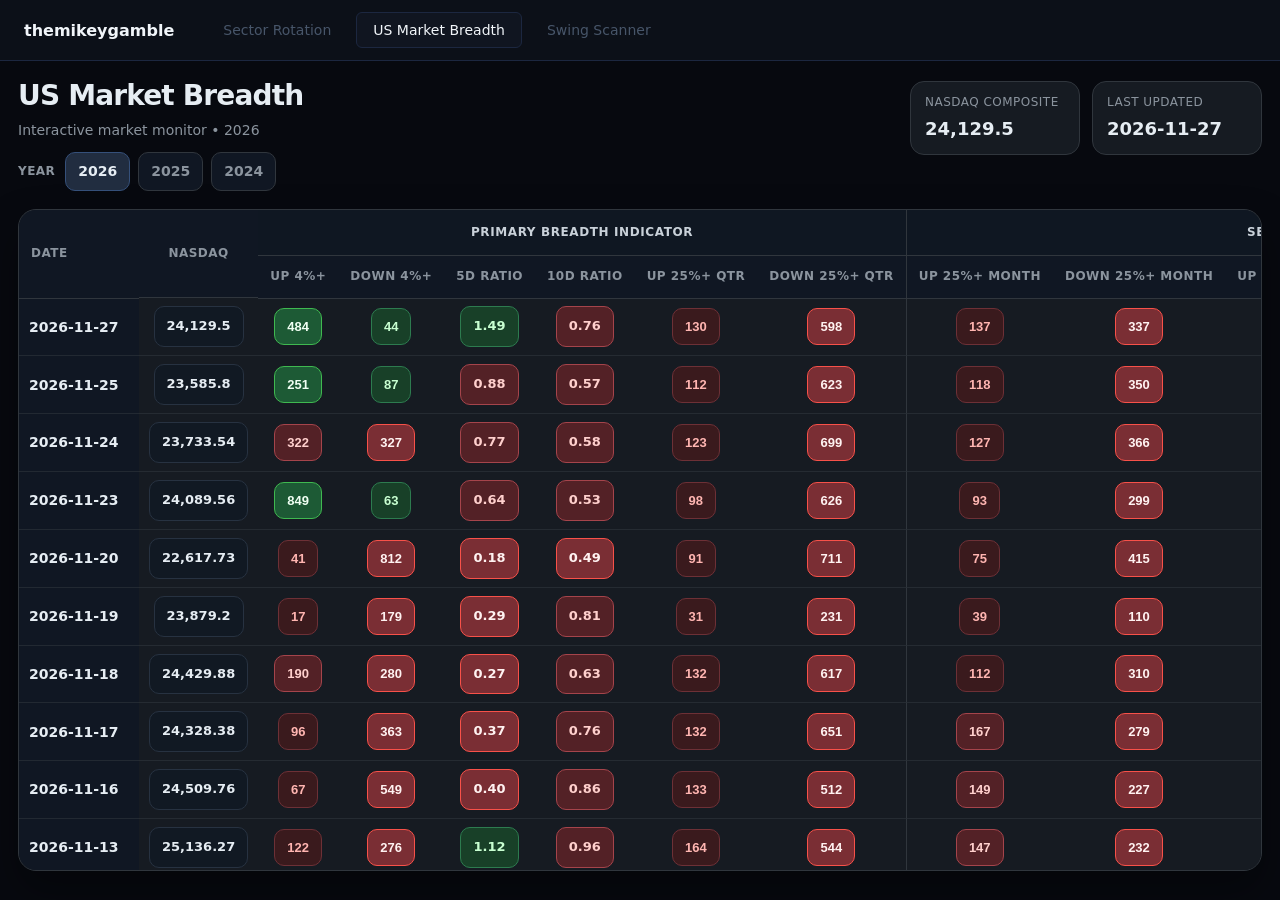
<file: breadth/index.html>
<!DOCTYPE html>
<html lang="en">
<head>
  <meta charset="UTF-8" />
  <meta name="viewport" content="width=device-width, initial-scale=1.0" />
  <title>US Market Breadth</title>
  <link rel="stylesheet" href="./styles.css" />
  <link rel="stylesheet" href="./grouping.css" />
</head>
<body>
  <header>
    <a href="../" class="site-name-link">themikeygamble</a>
    <nav>
      <a href="../sectors/">Sector Rotation</a>
      <a href="./" class="active">US Market Breadth</a>
      <a href="../swing/">Swing Scanner</a>
    </nav>
  </header>

  <div class="page">
    <section class="topbar">
      <div>
        <h1>US Market Breadth</h1>
        <p id="subhead">Interactive market monitor</p>

        <div class="year-toolbar">
          <span class="year-label">Year</span>
          <div id="yearTabs" class="year-tabs"></div>
        </div>
      </div>

      <div class="topbar-right">
        <div class="chip">
          <span>Nasdaq Composite</span>
          <strong id="nasdaqPrice">--</strong>
        </div>
        <div class="chip">
          <span>Last Updated</span>
          <strong id="lastUpdated">--</strong>
        </div>
      </div>
    </section>

    <main>
      <section class="card">
        <div class="table-wrap">
          <table id="breadthTable">
            <thead>
              <tr>
                <th rowspan="2">Date</th>
                <th rowspan="2">NASDAQ</th>
                <th colspan="6" class="group-header">Primary Breadth Indicator</th>
                <th colspan="6" class="group-header">Secondary Breadth Indicator</th>
              </tr>
              <tr>
                <th>Up 4%+</th>
                <th>Down 4%+</th>
                <th>5D Ratio</th>
                <th>10D Ratio</th>
                <th>Up 25%+ Qtr</th>
                <th>Down 25%+ Qtr</th>
                <th>Up 25%+ Month</th>
                <th>Down 25%+ Month</th>
                <th>Up 50%+ Month</th>
                <th>Down 50%+ Month</th>
                <th>Up 13%+ / 34D</th>
                <th>Down 13%+ / 34D</th>
              </tr>
            </thead>
            <tbody></tbody>
          </table>
        </div>
      </section>
    </main>
  </div>

  <div id="modal" class="modal hidden">
    <div class="modal-card">
      <div class="modal-head">
        <div>
          <h3 id="modalTitle">Matching Stocks</h3>
          <p id="modalMeta"></p>
        </div>
        <div class="modal-head-actions">
          <div class="view-tabs">
            <button id="listViewBtn" class="view-tab active" type="button">List</button>
            <button id="chartViewBtn" class="view-tab" type="button">Chart</button>
          </div>
          <div class="view-tabs">
            <button id="openSectorBreakdown" class="view-tab" type="button">Sector</button>
            <button id="openIndustryBreakdown" class="view-tab" type="button">Industry</button>
          </div>
          <button id="closeModal" class="close-btn" type="button">×</button>
        </div>
      </div>

      <div class="modal-toolbar">
        <input id="tickerSearch" type="text" placeholder="Filter tickers..." />
        <button id="copyBtn" class="secondary-btn" type="button">Copy list</button>
        <span id="modalCount" class="modal-count"></span>
      </div>

      <!-- List pane: default view -->
      <div id="listPane" class="modal-main-pane">
        <div id="stockListWrap" class="stock-list-wrap">
          <table id="stockListTable" class="stock-list-table">
            <thead>
              <tr>
                <th class="sl-rank">#</th>
                <th class="sl-ticker">Ticker</th>
                <th class="sl-name">Company Name</th>
                <th class="sl-sector">Sector</th>
                <th class="sl-industry">Industry</th>
                <th class="sl-vol">$ Volume</th>
                <th class="sl-adr">ADR%</th>
                <th class="sl-chg">Change%</th>
              </tr>
            </thead>
            <tbody id="stockListBody"></tbody>
          </table>
        </div>
      </div>

      <!-- Chart pane: accessed via Chart button -->
      <div id="chartViewPane" class="modal-main-pane hidden">
        <div class="modal-body">
          <div class="modal-left">
            <div id="tickerGrid" class="ticker-grid"></div>
            <div class="modal-nav">
              <button id="prevBtn" class="secondary-btn" type="button">← Prev</button>
              <button id="nextBtn" class="secondary-btn" type="button">Next →</button>
            </div>
          </div>

          <div class="modal-right">
            <div class="tv-chart-header">
              <div class="tv-chart-title">
                <span id="tvSymbol" class="tv-symbol"></span>
                <span id="tvPercent" class="tv-percent"></span>
                <span id="tvMeta" class="tv-meta"></span>
              </div>
              <div class="modal-pane-tabs">
                <button id="chartPaneBtn" class="pane-tab active" type="button">Chart</button>
                <button id="fundamentalsPaneBtn" class="pane-tab" type="button">Fundamental</button>
              </div>
            </div>
            <div id="chartPane" class="modal-pane">
              <div id="tvChartContainer"></div>
            </div>
            <div id="fundamentalsPane" class="modal-pane hidden">
              <div id="fundamentalsEmptyState" class="chart-empty compact-empty">Select a ticker to load fundamentals.</div>
              <div id="fundamentalsContent" class="hidden">
                <div class="fundamentals-summary">
                  <div class="summary-inline-card">
                    <span class="summary-kicker">Company</span>
                    <strong id="fundCompanyName">--</strong>
                    <p id="fundCompanyMeta" class="summary-note">--</p>
                  </div>
                  <div class="summary-inline-grid">
                    <div class="mini-stat">
                      <span class="summary-kicker">FY</span>
                      <strong id="fundLatestFiscalYear">--</strong>
                    </div>
                    <div class="mini-stat">
                      <span class="summary-kicker">Filed</span>
                      <strong id="fundLastFiled">--</strong>
                    </div>
                    <div class="mini-stat">
                      <span class="summary-kicker">Hits</span>
                      <strong id="fundBreadthHits">--</strong>
                    </div>
                  </div>
                </div>
                <div class="fundamentals-context-wrap">
                  <div id="fundBreadthContext" class="context-list compact-context"></div>
                </div>
                <div class="fundamentals-chart-sections">
                  <section class="metric-group compact-group">
                    <div class="section-head compact-head">
                      <div>
                        <h3>Income Statement</h3>
                      </div>
                    </div>
                    <div id="incomeCharts" class="chart-grid compact-grid"></div>
                  </section>
                  <section class="metric-group compact-group">
                    <div class="section-head compact-head">
                      <div>
                        <h3>Balance Sheet</h3>
                      </div>
                    </div>
                    <div id="balanceCharts" class="chart-grid compact-grid"></div>
                  </section>
                  <section class="metric-group compact-group">
                    <div class="section-head compact-head">
                      <div>
                        <h3>Margins</h3>
                      </div>
                    </div>
                    <div id="marginCharts" class="chart-grid compact-grid"></div>
                  </section>
                </div>
              </div>
            </div>
          </div>
        </div>
      </div>
    </div>
  </div>

  <div id="groupModal" class="modal hidden">
    <div class="modal-card group-modal-card">
      <div class="modal-head">
        <div>
          <h3 id="groupModalTitle">Sector Breakdown</h3>
          <p id="groupModalMeta"></p>
        </div>
        <button id="closeGroupModal" class="close-btn" type="button">×</button>
      </div>
      <div class="modal-toolbar">
        <span id="groupModalCount" class="modal-count"></span>
      </div>
      <div class="modal-main-pane">
        <div class="table-wrap group-table-wrap">
          <table class="group-table">
            <thead id="groupModalHead"></thead>
            <tbody id="groupModalBody"></tbody>
          </table>
        </div>
      </div>
    </div>
  </div>

  <div id="trendModal" class="modal hidden">
    <div class="modal-card trend-modal-card">
      <div class="modal-head">
        <div>
          <h3 id="trendTitle">Column Trend</h3>
          <p id="trendMeta"></p>
        </div>
        <button id="closeTrendModal" class="close-btn" type="button">×</button>
      </div>
      <div id="trendChartContainer"></div>
    </div>
  </div>

  <script src="./app.js"></script>
  <script src="./fundamentals.js"></script>
</body>
</html>
</file>
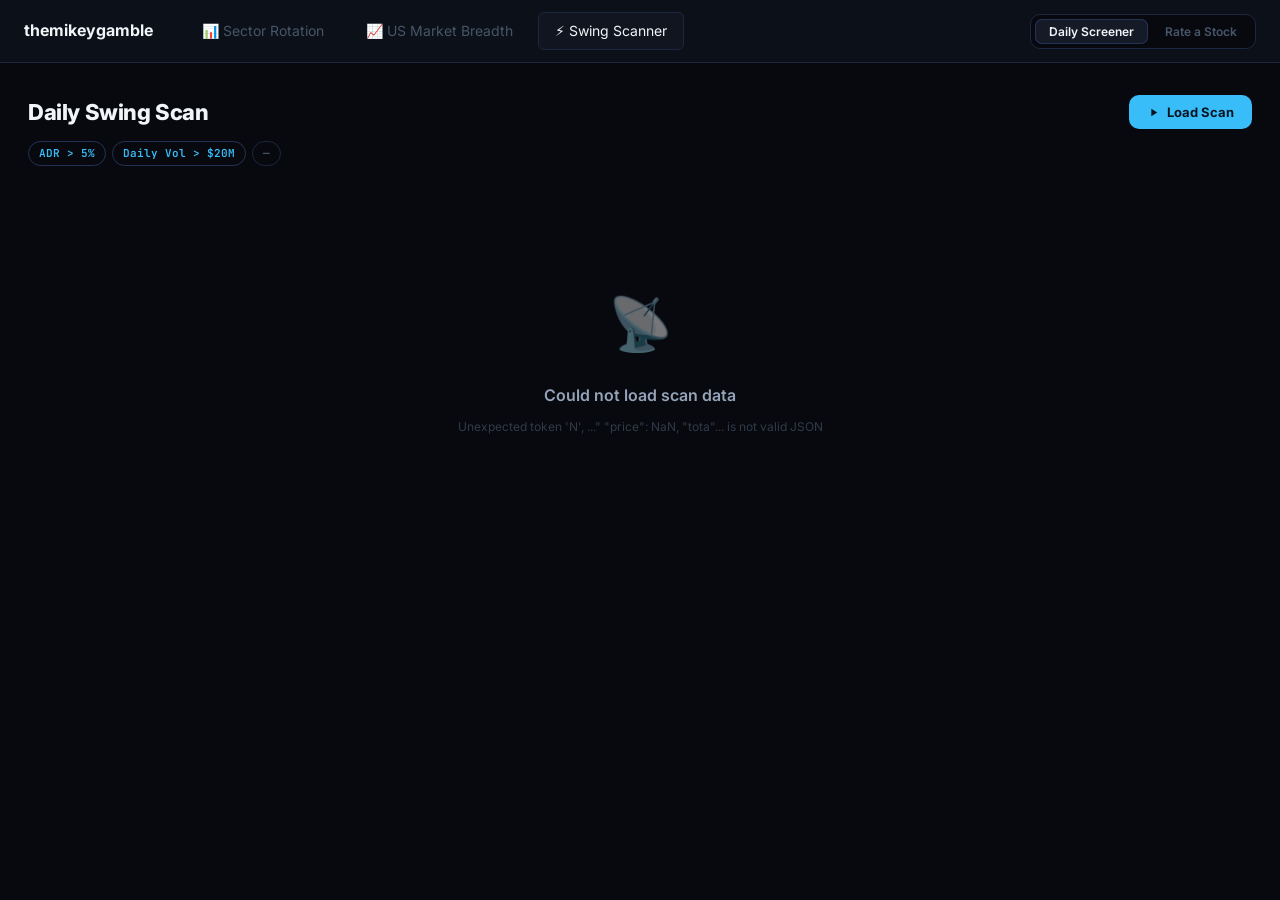
<file: swing/index.html>
<!DOCTYPE html>
<html lang="en">
<head>
  <meta charset="UTF-8" />
  <meta name="viewport" content="width=device-width, initial-scale=1.0" />
  <title>Swing Scanner</title>
  <link rel="preconnect" href="https://fonts.googleapis.com" />
  <link rel="preconnect" href="https://fonts.gstatic.com" crossorigin />
  <link href="https://fonts.googleapis.com/css2?family=Inter:wght@400;500;600;700;800&family=JetBrains+Mono:wght@400;500;600;700&display=swap" rel="stylesheet" />
  <link rel="stylesheet" href="./style.css" />
</head>
<body>

  <header>
    <a href="../" class="site-name-link">themikeygamble</a>
    <nav>
      <a href="../sectors/">📊 Sector Rotation</a>
      <a href="../breadth/">📈 US Market Breadth</a>
      <a href="./" class="active">⚡ Swing Scanner</a>
    </nav>
    <div class="header-tabs">
      <button class="tab-btn active" data-tab="screener">Daily Screener</button>
      <button class="tab-btn"        data-tab="rater">Rate a Stock</button>
    </div>
  </header>

  <main>

    <!-- ════ SCREENER ════ -->
    <section id="screener-tab" class="tab-panel active">
      <div class="panel-header">
        <div class="panel-info">
          <h2>Daily Swing Scan</h2>
          <div class="filter-badges">
            <span class="fbadge">ADR &gt; 5%</span>
            <span class="fbadge">Daily Vol &gt; $20M</span>
            <span class="fbadge date-badge" id="viewing-date">—</span>
          </div>
        </div>
        <div class="panel-controls">
          <select id="date-select" class="date-select hidden"><option value="">Loading...</option></select>
          <button id="scan-btn" class="btn btn-primary">
            <svg width="13" height="13" viewBox="0 0 24 24" fill="currentColor"><path d="M8 5v14l11-7z"/></svg>
            Load Scan
          </button>
        </div>
      </div>

      <div id="screener-status" class="status-bar hidden">
        <div class="status-inner">
          <div class="status-track"><div class="status-fill" id="status-fill"></div></div>
          <span id="status-text">Loading...</span>
        </div>
      </div>

      <div id="screener-results" class="hidden">
        <div class="results-meta">
          <span id="result-count" class="meta-text"></span>
          <div class="sort-row">
            <label for="sort-select">Sort by</label>
            <select id="sort-select">
              <option value="score">Score</option>
              <option value="prior_move">Prior Move</option>
              <option value="consolidation">Consolidation</option>
              <option value="ma_surf">MA Surf</option>
              <option value="br_ready">Breakout Readiness</option>
              <option value="vol_sig">Volume Signature</option>
              <option value="rel_str">Relative Strength</option>
              <option value="adr">ADR%</option>
              <option value="dolvol">Dollar Volume</option>
            </select>
          </div>
        </div>
        <div class="table-wrap">
          <table>
            <thead>
              <tr>
                <th>#</th>
                <th>Ticker</th>
                <th>Price</th>
                <th>Score</th>
                <th>Grade</th>
                <th>ADR%</th>
                <th>DolVol</th>
                <th>Prior Move<span class="th-max">/25</span></th>
                <th>Consolidation<span class="th-max">/20</span></th>
                <th>MA Surf<span class="th-max">/15</span></th>
                <th>BR Ready<span class="th-max">/15</span></th>
                <th>Volume<span class="th-max">/15</span></th>
                <th>RS<span class="th-max">/10</span></th>
                <th></th>
              </tr>
            </thead>
            <tbody id="screener-body"></tbody>
          </table>
        </div>
      </div>

      <div id="screener-empty" class="empty-state">
        <div class="empty-icon">📡</div>
        <p class="empty-title">No scan data yet</p>
        <p class="empty-sub">Filters: ADR &gt; 5% &amp; Daily Dollar Volume &gt; $20M</p>
      </div>
    </section>

    <!-- ════ RATER ════ -->
    <section id="rater-tab" class="tab-panel hidden">
      <div class="panel-header">
        <div class="panel-info">
          <h2>Rate a Stock</h2>
          <p class="panel-desc">Breakout analysis — Prior Move · Consolidation · MA Surf · Readiness · Volume · RS</p>
        </div>
      </div>

      <div class="rater-input-card">
        <div class="ticker-row">
          <input id="ticker-input" type="text" placeholder="Enter ticker — e.g. NVDA"
                 autocomplete="off" autocapitalize="characters" spellcheck="false" maxlength="10" />
          <button id="analyze-btn" class="btn btn-primary">Analyze</button>
        </div>
        <div class="quick-picks">
          <span class="qp-label">Quick:</span>
          <button class="qp-btn" data-ticker="NVDA">NVDA</button>
          <button class="qp-btn" data-ticker="TSLA">TSLA</button>
          <button class="qp-btn" data-ticker="PLTR">PLTR</button>
          <button class="qp-btn" data-ticker="MSTR">MSTR</button>
          <button class="qp-btn" data-ticker="COIN">COIN</button>
          <button class="qp-btn" data-ticker="AMD">AMD</button>
          <button class="qp-btn" data-ticker="CRWD">CRWD</button>
        </div>
      </div>

      <div id="rater-loading" class="loading-state hidden">
        <div class="spinner"></div>
        <p>Analyzing <strong id="loading-ticker"></strong>...</p>
      </div>

      <div id="rater-error" class="error-banner hidden">
        <svg width="15" height="15" viewBox="0 0 24 24" fill="currentColor">
          <path d="M12 2C6.48 2 2 6.48 2 12s4.48 10 10 10 10-4.48 10-10S17.52 2 12 2zm1 15h-2v-2h2v2zm0-4h-2V7h2v6z"/>
        </svg>
        <span id="error-msg"></span>
      </div>

      <div id="rater-result" class="hidden"></div>
    </section>

  </main>

  <div id="modal" class="modal hidden" role="dialog" aria-modal="true">
    <div class="modal-backdrop"></div>
    <div class="modal-box">
      <button class="modal-close" aria-label="Close">
        <svg width="13" height="13" viewBox="0 0 24 24" fill="none" stroke="currentColor" stroke-width="2.5">
          <line x1="18" y1="6" x2="6" y2="18"/><line x1="6" y1="6" x2="18" y2="18"/>
        </svg>
      </button>
      <div id="modal-content"></div>
    </div>
  </div>

  <script src="./app.js"></script>
</body>
</html>
</file>
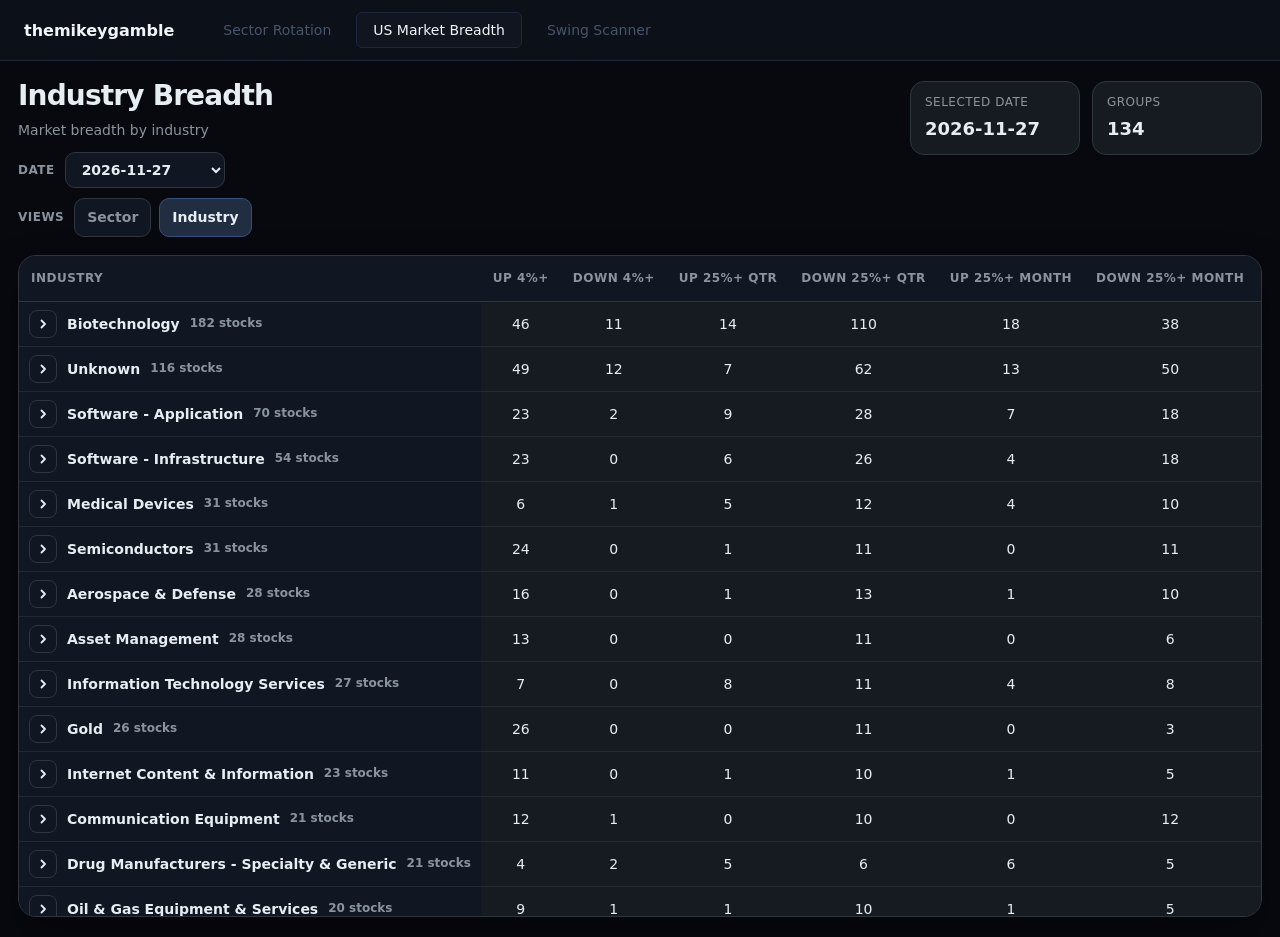
<file: breadth/industry/index.html>
<!DOCTYPE html>
<html lang="en">
<head>
  <meta charset="UTF-8" />
  <meta name="viewport" content="width=device-width, initial-scale=1.0" />
  <title>Industry Breadth</title>
  <link rel="stylesheet" href="../styles.css" />
  <link rel="stylesheet" href="../grouping.css" />
</head>
<body data-grouping="industry">
  <header>
    <a href="../../" class="site-name-link">themikeygamble</a>
    <nav>
      <a href="../../sectors/">Sector Rotation</a>
      <a href="../" class="active">US Market Breadth</a>
      <a href="../../swing/">Swing Scanner</a>
    </nav>
  </header>

  <div class="page">
    <section class="topbar">
      <div>
        <h1 id="pageTitle">Industry Breadth</h1>
        <p id="subhead">Market breadth by industry</p>

        <div class="year-toolbar">
          <span class="year-label">Date</span>
          <select id="dateSelect" class="date-select"></select>
        </div>

        <div class="view-toolbar">
          <span class="year-label">Views</span>
          <div class="year-tabs">
            <a class="year-btn" href="../sector/">Sector</a>
            <a class="year-btn active" href="./">Industry</a>
          </div>
        </div>
      </div>

      <div class="topbar-right">
        <div class="chip">
          <span>Selected Date</span>
          <strong id="selectedDate">--</strong>
        </div>
        <div class="chip">
          <span>Groups</span>
          <strong id="groupCount">--</strong>
        </div>
      </div>
    </section>

    <main>
      <section class="card">
        <div class="table-wrap">
          <table class="group-table">
            <thead id="groupTableHead"></thead>
            <tbody id="groupTableBody"></tbody>
          </table>
        </div>
      </section>
    </main>
  </div>

  <script src="../grouping.js"></script>
</body>
</html>
</file>
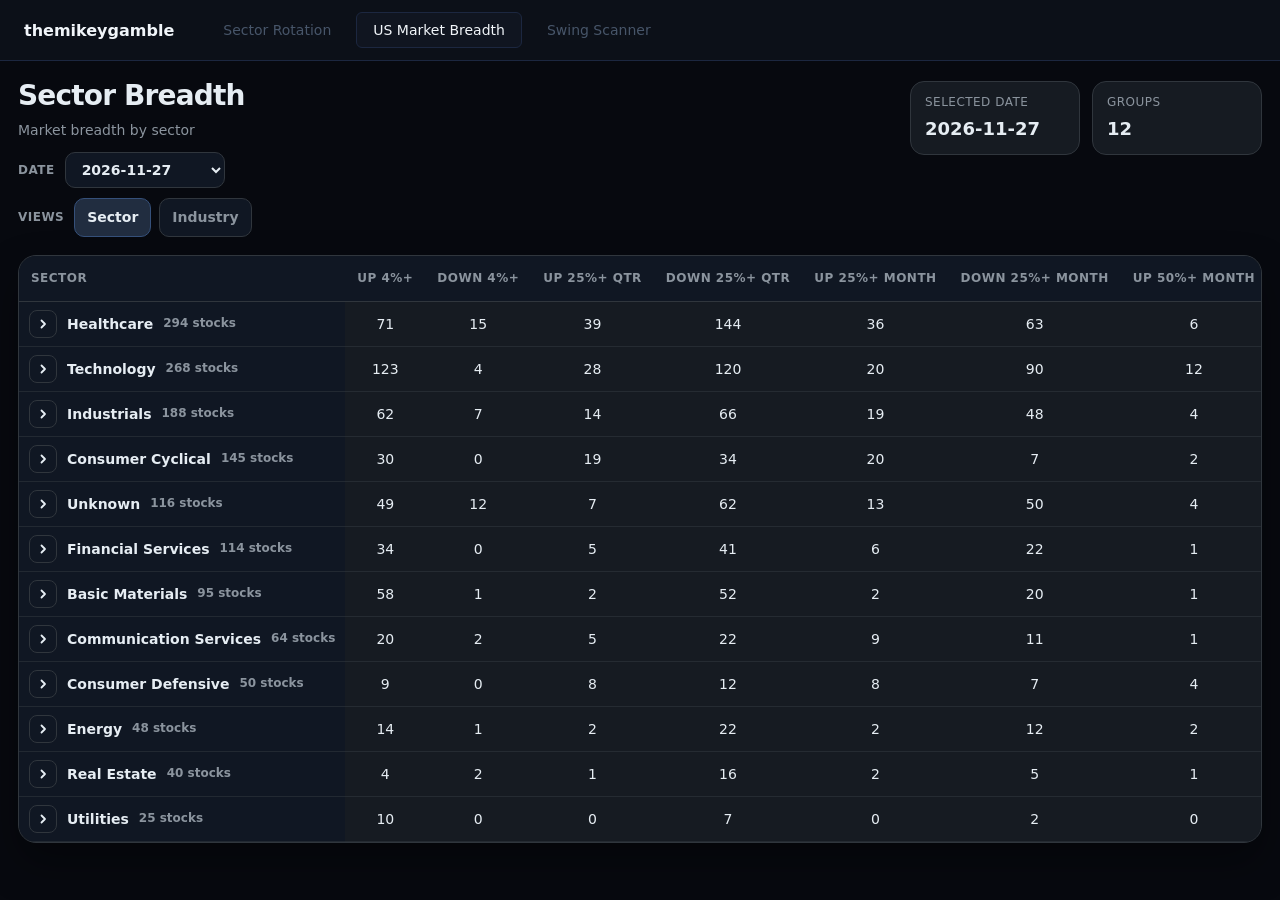
<file: breadth/sector/index.html>
<!DOCTYPE html>
<html lang="en">
<head>
  <meta charset="UTF-8" />
  <meta name="viewport" content="width=device-width, initial-scale=1.0" />
  <title>Sector Breadth</title>
  <link rel="stylesheet" href="../styles.css" />
  <link rel="stylesheet" href="../grouping.css" />
</head>
<body data-grouping="sector">
  <header>
    <a href="../../" class="site-name-link">themikeygamble</a>
    <nav>
      <a href="../../sectors/">Sector Rotation</a>
      <a href="../" class="active">US Market Breadth</a>
      <a href="../../swing/">Swing Scanner</a>
    </nav>
  </header>

  <div class="page">
    <section class="topbar">
      <div>
        <h1 id="pageTitle">Sector Breadth</h1>
        <p id="subhead">Market breadth by sector</p>

        <div class="year-toolbar">
          <span class="year-label">Date</span>
          <select id="dateSelect" class="date-select"></select>
        </div>

        <div class="view-toolbar">
          <span class="year-label">Views</span>
          <div class="year-tabs">
            <a class="year-btn active" href="./">Sector</a>
            <a class="year-btn" href="../industry/">Industry</a>
          </div>
        </div>
      </div>

      <div class="topbar-right">
        <div class="chip">
          <span>Selected Date</span>
          <strong id="selectedDate">--</strong>
        </div>
        <div class="chip">
          <span>Groups</span>
          <strong id="groupCount">--</strong>
        </div>
      </div>
    </section>

    <main>
      <section class="card">
        <div class="table-wrap">
          <table class="group-table">
            <thead id="groupTableHead"></thead>
            <tbody id="groupTableBody"></tbody>
          </table>
        </div>
      </section>
    </main>
  </div>

  <script src="../grouping.js"></script>
</body>
</html>
</file>
<file: breadth/styles.css>
*,
*::before,
*::after {
  box-sizing: border-box;
  margin: 0;
  padding: 0;
}

:root {
  --bg: #07090f;
  --panel: #161b22;
  --panel-2: #101723;
  --panel-3: #0f1722;
  --border: #30363d;
  --text: #e6edf3;
  --muted: #8b949e;
  --faint: #6e7681;
  --green-1: #163222;
  --green-2: #1f6f43;
  --green-3: #3fb950;
  --red-1: #35171a;
  --red-2: #7a2e34;
  --red-3: #f85149;
  --yellow-1: #332701;
  --yellow-2: #8b6a10;
  --yellow-3: #d29922;
  --blue-1: #0f2745;
  --blue-2: #1f4d86;
  --blue-3: #58a6ff;
  --shadow: 0 20px 40px rgba(0, 0, 0, 0.35);
}

html,
body {
  min-height: 100%;
  background: var(--bg);
  color: var(--text);
  font-family: Inter, system-ui, -apple-system, BlinkMacSystemFont, "Segoe UI", sans-serif;
  font-size: 14px;
}

body {
  line-height: 1.45;
}

header {
  display: flex;
  align-items: center;
  gap: 16px;
  padding: 12px 24px;
  background: #0c1018;
  border-bottom: 1px solid #1c2740;
  position: sticky;
  top: 0;
  z-index: 200;
}

.site-name-link {
  font-size: 16px;
  font-weight: 700;
  color: #f1f5f9;
  margin-right: 16px;
  text-decoration: none;
  white-space: nowrap;
  flex-shrink: 0;
}

.site-name-link:hover {
  color: #38bdf8;
  text-decoration: none;
}

nav {
  display: flex;
  gap: 8px;
  flex-wrap: wrap;
  flex: 1;
}

nav a {
  color: #475569;
  text-decoration: none;
  font-size: 14px;
  padding: 7px 16px;
  border-radius: 6px;
  border: 1px solid transparent;
  white-space: nowrap;
  transition: all 0.15s;
}

nav a:hover {
  color: #cbd5e1;
  border-color: #1c2740;
  background: #101520;
}

nav a.active {
  color: #f1f5f9;
  background: #101520;
  border-color: #1c2740;
}

.page {
  width: 100%;
  max-width: none;
  margin: 0;
  padding: 20px 18px;
}

.topbar {
  display: flex;
  justify-content: space-between;
  align-items: flex-start;
  gap: 18px;
  margin-bottom: 18px;
  flex-wrap: wrap;
}

.topbar h1 {
  font-size: 28px;
  line-height: 1.1;
  letter-spacing: -0.03em;
  margin-bottom: 8px;
}

#subhead {
  color: var(--muted);
  font-size: 14px;
}

.topbar-right {
  display: flex;
  gap: 12px;
  flex-wrap: wrap;
}

.chip {
  min-width: 170px;
  background: var(--panel);
  border: 1px solid var(--border);
  border-radius: 14px;
  padding: 12px 14px;
  display: flex;
  flex-direction: column;
  gap: 4px;
}

.chip span {
  font-size: 12px;
  color: var(--muted);
  text-transform: uppercase;
  letter-spacing: 0.04em;
}

.chip strong {
  font-size: 18px;
  font-weight: 700;
  color: var(--text);
}

.year-toolbar {
  display: flex;
  align-items: center;
  gap: 10px;
  margin-top: 12px;
  flex-wrap: wrap;
}

.view-toolbar {
  display: flex;
  align-items: center;
  gap: 10px;
  margin-top: 10px;
  flex-wrap: wrap;
}


.year-label {
  font-size: 12px;
  color: var(--muted);
  font-weight: 700;
  text-transform: uppercase;
  letter-spacing: 0.04em;
}

.year-tabs {
  display: flex;
  gap: 8px;
  flex-wrap: wrap;
}

.year-btn {
  display: inline-flex;
  align-items: center;
  justify-content: center;
  border: 1px solid var(--border);
  background: var(--panel-2);
  color: var(--muted);
  border-radius: 10px;
  padding: 8px 12px;
  cursor: pointer;
  font: inherit;
  font-weight: 700;
  text-decoration: none;
}

.year-btn:hover {
  color: var(--text);
  background: #162131;
}

.year-btn.active {
  color: var(--text);
  background: #212d40;
  border-color: #35507a;
}

.card {
  background: var(--panel);
  border: 1px solid var(--border);
  border-radius: 18px;
  overflow: hidden;
  box-shadow: var(--shadow);
}

.table-wrap {
  overflow: auto;
  width: 100%;
  max-height: calc(100vh - 240px);
}

table {
  width: max-content;
  min-width: 100%;
  border-collapse: separate;
  border-spacing: 0;
  table-layout: auto;
}

thead th {
  position: sticky;
  background: var(--panel-2);
  color: var(--muted);
  font-size: 12px;
  font-weight: 700;
  text-transform: uppercase;
  letter-spacing: 0.04em;
  padding: 12px 12px;
  border-bottom: 1px solid var(--border);
  text-align: center;
  white-space: nowrap;
  z-index: 4;
}

thead tr:first-child th {
  top: 0;
  padding-top: 14px;
  padding-bottom: 14px;
}

thead tr:nth-child(2) th {
  top: 45px;
}

thead .group-header {
  background: #0f1722;
  color: #c9d1d9;
  font-size: 12px;
  font-weight: 800;
  letter-spacing: 0.05em;
  text-transform: uppercase;
}

thead .group-header + .group-header {
  border-left: 1px solid var(--border);
}

thead tr:nth-child(2) th:nth-child(7) {
  border-left: 1px solid var(--border);
}

tbody td {
  padding: 8px 10px;
  border-bottom: 1px solid rgba(48, 54, 61, 0.6);
  text-align: center;
  vertical-align: middle;
  background: var(--panel);
  white-space: nowrap;
}

tbody td:nth-child(9) {
  border-left: 1px solid var(--border);
}

tbody tr:hover td {
  background: #18212b;
}

thead tr:first-child th:first-child,
tbody td:first-child {
  position: sticky;
  left: 0;
  background: #101723;
  text-align: left;
  min-width: 120px;
  z-index: 3;
}

thead tr:first-child th:first-child {
  z-index: 6;
}

tbody td:first-child {
  font-weight: 700;
  color: var(--text);
}

.metric-pill,
.cell-btn {
  display: inline-flex;
  align-items: center;
  justify-content: center;
  width: max-content;
  min-width: 0;
  max-width: none;
  border-radius: 10px;
  padding: 10px 12px;
  font-weight: 700;
  font-size: 13px;
  border: 1px solid transparent;
  text-align: center;
  white-space: nowrap;
}

.cell-btn {
  cursor: pointer;
  background: transparent;
  color: var(--text);
  transition: transform 0.08s ease, border-color 0.15s ease, background 0.15s ease;
}

.cell-btn:hover {
  transform: translateY(-1px);
}

.plain-num,
.plain-btn {
  background: #111923;
  color: var(--text);
  border-color: #273241;
}

.badge-neutral {
  background: #1a2230;
  color: #c9d1d9;
  border-color: #364152;
}

.bull-soft {
  background: #14301f;
  color: #a7f3b7;
  border-color: #24583b;
}

.bull-mid {
  background: #184028;
  color: #c8ffd1;
  border-color: #2d7b4f;
}

.bull-dominant {
  background: #1d5a35;
  color: #f0fff3;
  border-color: #3fb950;
}

.bear-soft {
  background: #3a1a1d;
  color: #ffb5b1;
  border-color: #6d3036;
}

.bear-mid {
  background: #532126;
  color: #ffd0cd;
  border-color: #a5444b;
}

.bear-dominant {
  background: #7a2e34;
  color: #fff2f1;
  border-color: #f85149;
}

.modal {
  position: fixed;
  inset: 0;
  background: rgba(2, 6, 12, 0.72);
  display: flex;
  align-items: center;
  justify-content: center;
  padding: 24px;
  z-index: 1000;
}

.hidden {
  display: none;
}

.modal-card {
  position: relative;
  z-index: 1001;
  width: min(1400px, 100%);
  max-height: 88vh;
  display: flex;
  flex-direction: column;
  overflow: hidden;
  background: var(--panel);
  border: 1px solid var(--border);
  border-radius: 18px;
  box-shadow: var(--shadow);
  padding: 18px;
}

.modal-head {
  display: flex;
  align-items: flex-start;
  justify-content: space-between;
  gap: 12px;
  margin-bottom: 12px;
  flex-shrink: 0;
}

.modal-head-actions {
  display: flex;
  align-items: center;
  gap: 10px;
  flex-shrink: 0;
}

.view-tabs {
  display: flex;
  gap: 4px;
}

.view-tab {
  display: inline-flex;
  align-items: center;
  justify-content: center;
  border: 1px solid var(--border);
  background: #0f1722;
  color: var(--muted);
  border-radius: 999px;
  padding: 7px 14px;
  cursor: pointer;
  font: inherit;
  font-weight: 700;
  font-size: 13px;
  text-decoration: none;
  transition: color 0.15s, background 0.15s, border-color 0.15s;
}

.view-tab:hover {
  color: var(--text);
  background: #182435;
  border-color: #35507a;
}

.view-tab.active {
  color: var(--text);
  background: #182435;
  border-color: #35507a;
}

.modal-toolbar {
  display: flex;
  align-items: center;
  gap: 10px;
  margin-bottom: 10px;
  flex-shrink: 0;
  flex-wrap: wrap;
}

.modal-head h3 {
  font-size: 20px;
  margin-bottom: 4px;
}

#modalMeta {
  color: var(--muted);
  font-size: 13px;
}

#groupModalMeta {
  color: var(--muted);
  font-size: 13px;
}

.group-modal-card {
  width: min(1000px, 100%);
}

.group-table-wrap {
  max-height: 62vh;
}

.close-btn,
.secondary-btn {
  border: 1px solid var(--border);
  background: var(--panel-2);
  color: var(--text);
  border-radius: 10px;
  padding: 9px 12px;
  cursor: pointer;
  font: inherit;
}

.close-btn:hover,
.secondary-btn:hover {
  background: #1a2432;
}

.modal-tools {
  display: flex;
  gap: 10px;
  margin-bottom: 0;
  flex-wrap: wrap;
  flex-shrink: 0;
}

#tickerSearch {
  flex: 1;
  min-width: 220px;
  border: 1px solid var(--border);
  background: var(--panel-2);
  color: var(--text);
  border-radius: 10px;
  padding: 10px 12px;
  outline: none;
  font: inherit;
}

#tickerSearch:focus {
  border-color: var(--blue-3);
}

.modal-count {
  color: var(--muted);
  font-size: 13px;
  flex-shrink: 0;
  white-space: nowrap;
}

/* Modal main pane containers (list vs chart view) */
.modal-main-pane {
  flex: 1;
  min-height: 0;
  display: flex;
  flex-direction: column;
  overflow: hidden;
}

.modal-main-pane.hidden {
  display: none;
}

/* Stock list table (default modal view) */
.stock-list-wrap {
  flex: 1;
  min-height: 0;
  overflow: auto;
  border: 1px solid var(--border);
  border-radius: 12px;
  background: var(--panel-2);
}

.stock-list-table {
  width: 100%;
  border-collapse: separate;
  border-spacing: 0;
  table-layout: auto;
  font-size: 13px;
}

.stock-list-table thead th {
  position: sticky;
  top: 0;
  background: #0f1722;
  color: var(--muted);
  font-size: 11px;
  font-weight: 800;
  text-transform: uppercase;
  letter-spacing: 0.05em;
  padding: 10px 12px;
  border-bottom: 1px solid var(--border);
  white-space: nowrap;
  z-index: 2;
  text-align: left;
}

.stock-list-table thead th.sl-vol,
.stock-list-table thead th.sl-adr,
.stock-list-table thead th.sl-chg,
.stock-list-table thead th.sl-rank {
  text-align: right;
}

.stock-list-table tbody td {
  padding: 8px 12px;
  border-bottom: 1px solid rgba(48, 54, 61, 0.5);
  vertical-align: middle;
  background: var(--panel-2);
  white-space: nowrap;
}

.stock-list-table tbody tr:last-child td {
  border-bottom: none;
}

.stock-list-table tbody tr:hover td {
  background: #1a2432;
}

.sl-rank-cell {
  color: var(--muted);
  font-variant-numeric: tabular-nums;
  text-align: right;
  font-size: 12px;
  min-width: 36px;
}

.sl-ticker-cell {
  font-weight: 800;
  letter-spacing: 0.02em;
  color: var(--blue-3);
  min-width: 72px;
}

.sl-name-cell {
  color: var(--text);
  min-width: 140px;
  max-width: 220px;
  overflow: hidden;
  text-overflow: ellipsis;
}

.sl-muted-cell {
  color: var(--muted);
  font-size: 12px;
  min-width: 100px;
  max-width: 160px;
  overflow: hidden;
  text-overflow: ellipsis;
}

.sl-num-cell {
  text-align: right;
  font-variant-numeric: tabular-nums;
  color: var(--muted);
  min-width: 80px;
  font-size: 12px;
}

.sl-chg-cell {
  text-align: right;
  font-weight: 700;
  font-variant-numeric: tabular-nums;
  white-space: nowrap;
  min-width: 76px;
}

.sl-chg-cell.positive { color: var(--green-3); }
.sl-chg-cell.negative { color: var(--red-3); }


.ticker-grid {
  display: flex;
  flex-direction: column;
  gap: 8px;
  flex: 1;
  min-height: 0;
  overflow-y: auto;
  padding-right: 4px;
}

.leaderboard-head {
  position: sticky;
  top: 0;
  z-index: 2;
  display: grid;
  grid-template-columns: 48px 90px 1fr 110px;
  gap: 12px;
  align-items: center;
  background: #0f1722;
  border: 1px solid var(--border);
  border-radius: 10px;
  padding: 10px 12px;
  font-size: 12px;
  font-weight: 800;
  text-transform: uppercase;
  letter-spacing: 0.04em;
  color: var(--muted);
}

.leaderboard-row {
  display: grid;
  grid-template-columns: 48px 90px 1fr 110px;
  gap: 12px;
  align-items: center;
  background: var(--panel-2);
  border: 1px solid var(--border);
  border-radius: 10px;
  padding: 10px 12px;
  cursor: pointer;
  transition: background 0.12s ease, border-color 0.12s ease;
}

.leaderboard-row:hover {
  background: #1a2432;
}

.leaderboard-row.active {
  background: var(--blue-1);
  border-color: var(--blue-2);
}

.leader-rank {
  font-weight: 800;
  color: var(--muted);
}

.leader-symbol {
  font-weight: 800;
  letter-spacing: 0.02em;
  color: var(--text);
}

.leader-meta {
  font-size: 12px;
  color: var(--muted);
  white-space: nowrap;
  overflow: hidden;
  text-overflow: ellipsis;
}

.leader-percent {
  text-align: right;
  font-weight: 800;
  color: #c9d1d9;
  white-space: nowrap;
  font-variant-numeric: tabular-nums;
}

.leader-percent.positive {
  color: var(--green-3);
}

.leader-percent.negative {
  color: var(--red-3);
}

/* Two-column modal body layout (chart view only) */
#chartViewPane .modal-body {
  display: grid;
  grid-template-columns: 380px 1fr;
  gap: 16px;
  flex: 1;
  min-height: 0;
}

.modal-left {
  display: flex;
  flex-direction: column;
  gap: 10px;
  min-height: 0;
}

.modal-right {
  display: flex;
  flex-direction: column;
  gap: 10px;
  min-height: 0;
}

.modal-nav {
  display: flex;
  gap: 8px;
  flex-shrink: 0;
  padding-top: 4px;
}

.modal-nav .secondary-btn {
  flex: 1;
}

.tv-chart-header {
  display: flex;
  align-items: center;
  gap: 12px;
  padding: 10px 14px;
  background: var(--panel-2);
  border: 1px solid var(--border);
  border-radius: 10px;
  flex-shrink: 0;
  min-width: 0;
}

.tv-symbol {
  font-weight: 800;
  font-size: 16px;
  color: var(--text);
  white-space: nowrap;
}

.tv-percent {
  font-weight: 700;
  font-size: 14px;
  color: var(--muted);
  white-space: nowrap;
}

.tv-percent.positive {
  color: var(--green-3);
}

.tv-percent.negative {
  color: var(--red-3);
}

.tv-meta {
  font-size: 12px;
  color: var(--muted);
  flex: 1;
  white-space: nowrap;
  overflow: hidden;
  text-overflow: ellipsis;
}

#tvChartContainer {
  flex: 1;
  min-height: 420px;
  width: 100%;
  height: 100%;
  border-radius: 10px;
  overflow: hidden;
  border: 1px solid var(--border);
  background: #131722;
}

.clickable-header {
  cursor: pointer;
  user-select: none;
  transition: color 0.15s, background 0.15s;
}

.clickable-header:hover {
  color: var(--blue-3);
  background: #0f1e30;
}

/* Trend chart modal */
.trend-modal-card {
  max-height: 70vh;
  width: min(900px, 100%);
}

#trendChartContainer {
  flex: 1;
  min-height: 300px;
  padding: 8px 0;
}

#trendChartContainer svg {
  display: block;
}

.trend-tooltip {
  position: absolute;
  background: var(--panel-2);
  border: 1px solid var(--border);
  border-radius: 8px;
  padding: 8px 12px;
  font-size: 12px;
  color: var(--text);
  pointer-events: none;
  z-index: 2000;
  white-space: nowrap;
  box-shadow: 0 4px 16px rgba(0, 0, 0, 0.4);
}

.search-card,
.summary-card,
.chart-card {
  background: linear-gradient(180deg, rgba(22, 27, 34, 0.96), rgba(16, 23, 35, 0.98));
  border: 1px solid var(--border);
  border-radius: 18px;
  box-shadow: var(--shadow);
}

.search-card {
  display: flex;
  flex-direction: column;
  gap: 8px;
  min-width: 320px;
  padding: 14px 16px;
}

.search-label,
.summary-kicker {
  font-size: 11px;
  text-transform: uppercase;
  letter-spacing: 0.08em;
  color: var(--muted);
  font-weight: 700;
}

#fundamentalsTickerSearch {
  border: 0;
  background: transparent;
  color: var(--text);
  outline: none;
  font: inherit;
  font-size: 16px;
}

.hero-buttons {
  display: flex;
  gap: 8px;
}

.tv-chart-header {
  justify-content: space-between;
}

.tv-chart-title {
  display: flex;
  align-items: center;
  gap: 12px;
  min-width: 0;
  flex: 1;
}

.modal-pane-tabs {
  display: flex;
  gap: 8px;
  flex-shrink: 0;
}

.pane-tab {
  border: 1px solid var(--border);
  background: #0f1722;
  color: var(--muted);
  border-radius: 999px;
  padding: 7px 12px;
  cursor: pointer;
  font: inherit;
  font-weight: 700;
}

.pane-tab.active,
.pane-tab:hover {
  color: var(--text);
  background: #182435;
  border-color: #35507a;
}

.modal-pane.hidden {
  display: none;
}

.modal-pane {
  flex: 1;
  min-height: 0;
  display: flex;
  flex-direction: column;
}

#chartPane {
  min-height: 0;
}

#fundamentalsPane {
  flex: 1;
  min-height: 300px;
  border-radius: 10px;
  overflow: auto;
  border: 1px solid var(--border);
  background: #131722;
  padding: 14px;
}

.summary-grid {
  display: grid;
  grid-template-columns: 2fr repeat(3, minmax(0, 1fr));
  gap: 14px;
  margin-bottom: 18px;
}

.summary-card {
  padding: 16px 18px;
  min-height: 140px;
}

.summary-card strong {
  display: block;
  margin-top: 10px;
  font-size: 22px;
  line-height: 1.1;
}

.summary-note,
.company-meta,
.section-head p {
  color: var(--muted);
}

.company-card {
  display: flex;
  flex-direction: column;
  gap: 16px;
}

.company-head {
  display: flex;
  justify-content: space-between;
  gap: 16px;
  align-items: start;
}

.company-head h2 {
  font-size: 28px;
  margin-top: 8px;
  line-height: 1.05;
}

.company-badges {
  display: flex;
  gap: 8px;
  flex-wrap: wrap;
  justify-content: end;
}

.badge {
  display: inline-flex;
  align-items: center;
  border-radius: 999px;
  padding: 8px 12px;
  background: #1b2a3d;
  color: var(--text);
  border: 1px solid #315070;
  font-weight: 700;
}

.badge.subtle {
  background: #101b28;
  color: var(--muted);
  border-color: #223347;
}

.company-stats {
  display: grid;
  grid-template-columns: repeat(4, minmax(0, 1fr));
  gap: 14px;
}

.company-stats strong {
  display: block;
  margin-top: 6px;
  font-size: 16px;
}

.context-card {
  padding: 18px;
  margin-bottom: 20px;
}

.context-list {
  display: flex;
  flex-wrap: wrap;
  gap: 10px;
}

.context-chip {
  min-width: 180px;
  padding: 12px 14px;
  border-radius: 14px;
  background: #101a26;
  border: 1px solid #213246;
}

.context-chip strong {
  display: block;
  font-size: 14px;
}

.context-chip span {
  display: block;
  color: var(--muted);
  margin-top: 4px;
  font-size: 12px;
}

.metric-group {
  margin-bottom: 22px;
}

.section-head {
  margin-bottom: 14px;
}

.section-head h3 {
  font-size: 20px;
  margin-bottom: 4px;
}

.chart-grid {
  display: grid;
  grid-template-columns: repeat(3, minmax(0, 1fr));
  gap: 14px;
}

.chart-card {
  padding: 16px;
}

.chart-card h4 {
  font-size: 16px;
  margin-bottom: 4px;
}

.chart-subtitle {
  color: var(--muted);
  font-size: 12px;
  margin-bottom: 14px;
}

.chart-empty {
  color: var(--muted);
  min-height: 210px;
  display: flex;
  align-items: center;
  justify-content: center;
  text-align: center;
  border: 1px dashed #24384f;
  border-radius: 14px;
  background: rgba(16, 23, 35, 0.55);
  padding: 16px;
}

.bar-chart {
  display: grid;
  grid-template-columns: repeat(auto-fit, minmax(54px, 1fr));
  gap: 10px;
  align-items: end;
  min-height: 220px;
}

.bar-slot {
  display: flex;
  flex-direction: column;
  gap: 8px;
}

.bar-value {
  font-family: "Segoe UI", system-ui, sans-serif;
  font-size: 11px;
  color: var(--muted);
  text-align: center;
  min-height: 28px;
}

.bar-track {
  position: relative;
  height: 150px;
  border-radius: 14px;
  background: linear-gradient(180deg, rgba(88, 166, 255, 0.06), rgba(255, 255, 255, 0.02)), #0d1520;
  border: 1px solid #203246;
  overflow: hidden;
}

.bar-track.negative-track::after {
  content: "";
  position: absolute;
  left: 0;
  right: 0;
  top: 50%;
  border-top: 1px dashed rgba(142, 160, 183, 0.35);
}

.bar-fill {
  position: absolute;
  left: 8px;
  right: 8px;
  bottom: 0;
  border-radius: 10px 10px 4px 4px;
  background: linear-gradient(180deg, #63c0ff, #2a7ed1);
}

.bar-fill.negative {
  bottom: auto;
  top: 50%;
  border-radius: 4px 4px 10px 10px;
  background: linear-gradient(180deg, #ffb0b4, #b94b58);
}

.bar-fill.positive {
  background: linear-gradient(180deg, #8be3c1, #1e9f74);
}

.bar-label {
  text-align: center;
  font-size: 11px;
  color: var(--muted);
  font-weight: 700;
}

.chart-footer {
  display: flex;
  justify-content: space-between;
  gap: 12px;
  margin-top: 12px;
  color: var(--muted);
  font-size: 12px;
}

.compact-empty {
  min-height: 100%;
}

.fundamentals-summary {
  display: grid;
  grid-template-columns: minmax(0, 1.5fr) minmax(260px, 1fr);
  gap: 12px;
  margin-bottom: 14px;
}

.summary-inline-card {
  background: #101723;
  border: 1px solid var(--border);
  border-radius: 14px;
  padding: 14px;
}

.summary-inline-card strong {
  display: block;
  margin-top: 8px;
  font-size: 18px;
}

.summary-inline-grid {
  display: grid;
  grid-template-columns: repeat(3, minmax(0, 1fr));
  gap: 12px;
}

.mini-stat {
  background: #101723;
  border: 1px solid var(--border);
  border-radius: 14px;
  padding: 14px 12px;
}

.mini-stat strong {
  display: block;
  margin-top: 8px;
  font-size: 16px;
}

.compact-context {
  margin-bottom: 16px;
}

.fundamentals-chart-sections {
  display: flex;
  flex-direction: column;
  gap: 18px;
}

.compact-group {
  margin-bottom: 0;
}

.compact-head {
  margin-bottom: 10px;
}

.compact-head h3 {
  font-size: 17px;
}

.compact-grid {
  grid-template-columns: repeat(2, minmax(0, 1fr));
}

@media (max-width: 900px) {
  .page {
    padding: 16px;
  }

  .topbar h1 {
    font-size: 24px;
  }

  .chip {
    min-width: 150px;
  }

  .table-wrap {
    max-height: calc(100vh - 220px);
  }

  #chartViewPane .modal-body {
    grid-template-columns: 1fr;
  }

  .modal-right {
    min-height: 320px;
  }

  #tvChartContainer {
    min-height: 360px;
  }

  .summary-grid,
  .chart-grid {
    grid-template-columns: repeat(2, minmax(0, 1fr));
  }

  .company-card {
    grid-column: 1 / -1;
  }
}

@media (max-width: 640px) {
  header {
    padding: 12px 16px;
    gap: 12px;
  }

  .page {
    padding: 12px;
  }

  .topbar {
    margin-bottom: 14px;
  }

  .topbar h1 {
    font-size: 22px;
  }

  .modal {
    padding: 12px;
  }

  .modal-card {
    padding: 14px;
  }

  #tvChartContainer {
    min-height: 300px;
  }

  .leaderboard-head,
  .leaderboard-row {
    grid-template-columns: 36px 72px 1fr 90px;
    gap: 8px;
    padding: 9px 10px;
  }

  .summary-grid,
  .chart-grid,
  .company-stats {
    grid-template-columns: 1fr;
  }

  .search-card {
    min-width: 100%;
  }

  .modal-pane-tabs,
  .tv-chart-title,
  .fundamentals-summary,
  .summary-inline-grid,
  .compact-grid {
    grid-template-columns: 1fr;
  }

  .tv-chart-header {
    flex-direction: column;
    align-items: stretch;
  }

  .tv-chart-title {
    flex-wrap: wrap;
  }

  .fundamentals-summary {
    display: flex;
    flex-direction: column;
  }

  .summary-inline-grid {
    display: grid;
  }
}
</file>
<file: breadth/grouping.css>
.date-select {
   border: 1px solid var(--border);
   background: var(--panel-2);
   color: var(--text);
   border-radius: 10px;
   padding: 8px 12px;
   cursor: pointer;
   font: inherit;
   font-weight: 700;
   min-width: 160px;
 }

 .date-select:focus {
   outline: none;
   border-color: var(--blue-3);
 }

 .group-table thead th {
   text-align: center;
 }

 .group-table thead th:first-child {
   text-align: left;
 }

 .group-table tbody td {
   text-align: center;
 }

 .group-table tbody td:first-child {
   text-align: left;
   min-width: 220px;
 }

 .group-table tbody td:nth-child(9) {
   border-left: none;
 }

 .group-name-cell {
   display: flex;
   align-items: center;
   gap: 10px;
 }

 .group-name {
   font-weight: 700;
   color: var(--text);
 }

 .group-count {
   color: var(--muted);
   font-size: 12px;
   font-weight: 600;
 }

 .toggle-btn {
   border: 1px solid var(--border);
   background: var(--panel-2);
   color: var(--text);
   border-radius: 8px;
   width: 28px;
   height: 28px;
   display: inline-flex;
   align-items: center;
   justify-content: center;
   cursor: pointer;
   padding: 0;
 }

 .toggle-btn svg {
   width: 12px;
   height: 12px;
   transition: transform 0.12s ease;
 }

 .toggle-btn.expanded svg {
   transform: rotate(90deg);
 }

 .group-detail-row td {
   background: var(--panel-2);
   padding: 0;
 }

 .group-detail-row.hidden {
   display: none;
 }

 .detail-wrap {
   padding: 12px 16px;
 }

 .detail-table {
   width: 100%;
   border-collapse: collapse;
   font-size: 12px;
 }

 .detail-table thead th {
   position: static;
   top: auto;
   background: transparent;
   color: var(--muted);
   text-transform: uppercase;
   font-size: 10px;
   letter-spacing: 0.04em;
   padding: 6px 8px;
   border-bottom: 1px solid var(--border);
   text-align: left;
 }

 .detail-table tbody td {
   position: static;
   left: auto;
   background: transparent;
   padding: 6px 8px;
   border-bottom: 1px solid rgba(48, 54, 61, 0.5);
   text-align: left;
   white-space: nowrap;
 }

 .detail-table tbody td.num {
   text-align: right;
   font-variant-numeric: tabular-nums;
 }

 .detail-table tbody td.cat {
   color: var(--muted);
   max-width: 280px;
   overflow: hidden;
   text-overflow: ellipsis;
 }

 .detail-table tbody tr:last-child td {
   border-bottom: none;
 }

 .detail-table tbody tr:hover td {
   background: transparent;
 }

.detail-empty {
  color: var(--muted);
  font-size: 12px;
  padding: 8px 0;
}

.table-empty {
  text-align: center;
  color: var(--muted);
  padding: 20px 12px;
  font-weight: 600;
}
</file>
<file: swing/style.css>
:root {
  --bg:          #07090f;
  --bg2:         #0c1018;
  --card:        #101520;
  --card2:       #141b27;
  --border:      #1c2740;
  --border2:     #243355;
  --text:        #94a3b8;
  --text2:       #cbd5e1;
  --text-bright: #f1f5f9;
  --text-dim:    #475569;
  --green:       #10b981;
  --green-soft:  rgba(16,185,129,0.12);
  --yellow:      #f59e0b;
  --yellow-soft: rgba(245,158,11,0.12);
  --red:         #ef4444;
  --red-soft:    rgba(239,68,68,0.1);
  --cyan:        #38bdf8;
  --cyan-soft:   rgba(56,189,248,0.1);
  --font:        'Inter', system-ui, sans-serif;
  --mono:        'JetBrains Mono', 'Fira Code', monospace;
  --r:           10px;
}

*, *::before, *::after { box-sizing: border-box; margin: 0; padding: 0; }
html { scroll-behavior: smooth; }
body {
  background: var(--bg);
  color: var(--text);
  font-family: var(--font);
  font-size: 14px;
  line-height: 1.6;
  min-height: 100vh;
  -webkit-font-smoothing: antialiased;
}

/* ── HEADER ───────────────────────────────────────────────────────────── */
header {
  display: flex;
  align-items: center;
  gap: 16px;
  padding: 12px 24px;
  background: var(--bg2);
  border-bottom: 1px solid var(--border);
  position: sticky;
  top: 0;
  z-index: 200;
}

.site-name-link {
  font-size: 16px;
  font-weight: 700;
  color: var(--text-bright);
  margin-right: 16px;
  text-decoration: none;
  white-space: nowrap;
  flex-shrink: 0;
}
.site-name-link:hover { color: var(--cyan); }

nav { display: flex; gap: 8px; flex-wrap: wrap; flex: 1; }

nav a {
  color: var(--text-dim);
  text-decoration: none;
  font-size: 14px;
  padding: 7px 16px;
  border-radius: 6px;
  border: 1px solid transparent;
  white-space: nowrap;
  transition: all 0.15s;
}
nav a:hover  { color: var(--text2); border-color: var(--border); background: var(--card); }
nav a.active { color: var(--text-bright); background: var(--card); border-color: var(--border); }

.header-tabs {
  display: flex;
  gap: 3px;
  background: var(--bg);
  padding: 4px;
  border-radius: var(--r);
  border: 1px solid var(--border);
  flex-shrink: 0;
  margin-left: auto;
}

.tab-btn {
  background: transparent;
  border: none;
  color: var(--text-dim);
  padding: 5px 14px;
  border-radius: 7px;
  cursor: pointer;
  font-size: 12px;
  font-weight: 600;
  font-family: var(--font);
  transition: all 0.15s;
  white-space: nowrap;
}
.tab-btn:hover  { color: var(--text2); background: var(--card); }
.tab-btn.active { background: var(--card2); color: var(--text-bright); box-shadow: inset 0 0 0 1px var(--border2); }

/* ── MAIN ─────────────────────────────────────────────────────────────── */
main { max-width: 1400px; margin: 0 auto; padding: 32px 28px 60px; }
.tab-panel { display: none; }
.tab-panel.active { display: block; }
.hidden { display: none !important; }

/* ── PANEL HEADER ─────────────────────────────────────────────────────── */
.panel-header {
  display: flex;
  align-items: flex-start;
  justify-content: space-between;
  margin-bottom: 26px;
  gap: 16px;
}
.panel-header h2 { font-size: 22px; font-weight: 800; color: var(--text-bright); letter-spacing: -0.4px; margin-bottom: 10px; }
.panel-desc      { color: var(--text-dim); font-size: 13px; }
.filter-badges   { display: flex; gap: 6px; flex-wrap: wrap; }

.fbadge {
  background: var(--bg);
  border: 1px solid var(--border2);
  color: var(--cyan);
  font-family: var(--mono);
  font-size: 11px;
  font-weight: 600;
  padding: 3px 10px;
  border-radius: 20px;
}
.date-badge { color: var(--text-dim); border-color: var(--border); }
.panel-controls { display: flex; gap: 8px; align-items: center; flex-shrink: 0; }

/* ── BUTTONS ──────────────────────────────────────────────────────────── */
.btn {
  display: inline-flex;
  align-items: center;
  gap: 7px;
  padding: 9px 18px;
  border-radius: var(--r);
  border: none;
  font-family: var(--font);
  font-size: 13px;
  font-weight: 700;
  cursor: pointer;
  transition: all 0.15s;
  white-space: nowrap;
}
.btn-primary          { background: var(--cyan); color: #071523; }
.btn-primary:hover    { background: #7dd3fc; }
.btn-primary:disabled { background: var(--border); color: var(--text-dim); cursor: not-allowed; }

.date-select {
  background: var(--card);
  border: 1px solid var(--border);
  color: var(--text2);
  padding: 8px 12px;
  border-radius: var(--r);
  font-size: 13px;
  font-family: var(--font);
  cursor: pointer;
  outline: none;
}

/* ── STATUS BAR ───────────────────────────────────────────────────────── */
.status-bar { background: var(--card); border: 1px solid var(--border); border-radius: var(--r); padding: 14px 20px; margin-bottom: 20px; }
.status-inner { display: flex; align-items: center; gap: 16px; }
.status-track { flex: 1; background: var(--bg); height: 5px; border-radius: 3px; overflow: hidden; }
.status-fill  { height: 100%; width: 0%; background: linear-gradient(90deg, var(--cyan), var(--green)); border-radius: 3px; transition: width 0.5s ease; }
#status-text  { font-family: var(--mono); font-size: 12px; color: var(--text-dim); white-space: nowrap; min-width: 220px; text-align: right; }

/* ── RESULTS META ─────────────────────────────────────────────────────── */
.results-meta { display: flex; align-items: center; justify-content: space-between; margin-bottom: 14px; padding: 0 2px; }
.meta-text    { font-size: 13px; color: var(--text-dim); }
.sort-row     { display: flex; align-items: center; gap: 8px; font-size: 13px; color: var(--text-dim); }
.sort-row select { background: var(--card); border: 1px solid var(--border); color: var(--text2); padding: 6px 10px; border-radius: 7px; font-size: 13px; font-family: var(--font); cursor: pointer; outline: none; }

/* ── TABLE ────────────────────────────────────────────────────────────── */
.table-wrap { border: 1px solid var(--border); border-radius: 12px; overflow-x: auto; }
table       { width: 100%; border-collapse: collapse; font-size: 13px; }
thead       { background: var(--bg2); }

th {
  padding: 11px 14px;
  text-align: left;
  font-size: 10px;
  font-weight: 700;
  text-transform: uppercase;
  letter-spacing: 0.7px;
  color: var(--text-dim);
  border-bottom: 1px solid var(--border);
  white-space: nowrap;
}
.th-max { font-weight: 400; opacity: 0.55; }

tbody tr             { border-bottom: 1px solid var(--border); cursor: pointer; transition: background 0.12s; }
tbody tr:last-child  { border-bottom: none; }
tbody tr:hover       { background: var(--card2); }
td                   { padding: 12px 14px; }

.td-rank  { color: var(--text-dim); font-family: var(--mono); font-size: 11px; }
.td-ticker .tk { font-family: var(--mono); font-weight: 700; font-size: 14px; color: var(--text-bright); }
.td-ticker .nm { font-size: 11px; color: var(--text-dim); max-width: 130px; overflow: hidden; text-overflow: ellipsis; white-space: nowrap; }
.td-price { font-family: var(--mono); font-weight: 600; color: var(--text-bright); }
.td-score { font-family: var(--mono); font-weight: 800; font-size: 15px; }
.denom    { font-size: 11px; font-weight: 400; opacity: .4; }
.td-vol   { font-family: var(--mono); font-size: 12px; }

.adr-pill { font-family: var(--mono); font-size: 12px; background: var(--green-soft); color: var(--green); border: 1px solid rgba(16,185,129,0.22); padding: 2px 8px; border-radius: 5px; }

.sc-great { color: #10b981; }
.sc-good  { color: #34d399; }
.sc-mid   { color: #f59e0b; }
.sc-low   { color: #ef4444; }

.grade  { display: inline-block; font-family: var(--mono); font-size: 12px; font-weight: 800; padding: 2px 9px; border-radius: 5px; }
.gAplus { background: rgba(16,185,129,0.18); color: #10b981; border: 1px solid rgba(16,185,129,0.35); }
.gA     { background: rgba(16,185,129,0.11); color: #34d399; border: 1px solid rgba(16,185,129,0.22); }
.gB     { background: rgba(56,189,248,0.11); color: #38bdf8; border: 1px solid rgba(56,189,248,0.22); }
.gC     { background: rgba(245,158,11,0.11); color: #f59e0b; border: 1px solid rgba(245,158,11,0.22); }
.gD     { background: rgba(239,68,68,0.09);  color: #f87171; border: 1px solid rgba(239,68,68,0.2);  }
.gF     { background: rgba(239,68,68,0.09);  color: #ef4444; border: 1px solid rgba(239,68,68,0.17); }

.mini       { display: flex; align-items: center; gap: 7px; }
.mini-track { width: 44px; height: 4px; background: var(--bg); border-radius: 3px; overflow: hidden; }
.mini-fill  { height: 100%; border-radius: 3px; }
.mini-num   { font-family: var(--mono); font-size: 11px; color: var(--text-dim); }

.expand-btn { background: var(--bg); border: 1px solid var(--border); color: var(--text-dim); padding: 4px 11px; border-radius: 6px; font-size: 12px; cursor: pointer; transition: all 0.15s; white-space: nowrap; }
.expand-btn:hover { border-color: var(--cyan); color: var(--cyan); background: var(--cyan-soft); }

/* ── EMPTY STATE ──────────────────────────────────────────────────────── */
.empty-state { text-align: center; padding: 90px 24px; color: var(--text-dim); }
.empty-icon  { font-size: 52px; margin-bottom: 18px; opacity: 0.45; }
.empty-title { font-size: 16px; color: var(--text); margin-bottom: 8px; font-weight: 600; }
.empty-sub   { font-size: 12px; opacity: 0.65; }

/* ── RATER INPUT ──────────────────────────────────────────────────────── */
.rater-input-card { background: var(--card); border: 1px solid var(--border); border-radius: 14px; padding: 24px 26px; margin-bottom: 28px; }
.ticker-row       { display: flex; gap: 10px; margin-bottom: 16px; }

#ticker-input {
  flex: 1; max-width: 280px;
  background: var(--bg); border: 1px solid var(--border);
  border-radius: var(--r); color: var(--text-bright);
  font-family: var(--mono); font-size: 16px; font-weight: 600;
  letter-spacing: 1.5px; padding: 10px 16px; outline: none;
  text-transform: uppercase; transition: border-color 0.15s, box-shadow 0.15s;
}
#ticker-input:focus { border-color: var(--cyan); box-shadow: 0 0 0 3px rgba(56,189,248,0.1); }

.quick-picks { display: flex; align-items: center; gap: 7px; flex-wrap: wrap; }
.qp-label    { font-size: 11px; color: var(--text-dim); text-transform: uppercase; letter-spacing: 0.5px; }
.qp-btn      { background: var(--bg); border: 1px solid var(--border); color: var(--text-dim); font-family: var(--mono); font-size: 12px; font-weight: 700; padding: 5px 12px; border-radius: 6px; cursor: pointer; transition: all 0.15s; }
.qp-btn:hover { border-color: var(--cyan); color: var(--cyan); background: var(--cyan-soft); }

.loading-state { text-align: center; padding: 60px 24px; color: var(--text-dim); }
.spinner       { width: 34px; height: 34px; border: 3px solid var(--border); border-top-color: var(--cyan); border-radius: 50%; animation: spin 0.75s linear infinite; margin: 0 auto 14px; }
@keyframes spin { to { transform: rotate(360deg); } }

.error-banner { display: flex; align-items: center; gap: 10px; background: var(--red-soft); border: 1px solid rgba(239,68,68,0.22); border-radius: var(--r); padding: 14px 18px; color: #fca5a5; font-size: 13px; margin-bottom: 20px; }

/* ── ANALYSIS CARD ────────────────────────────────────────────────────── */
.ac { background: var(--card); border: 1px solid var(--border); border-radius: 16px; overflow: hidden; }

.ac-head {
  background: var(--bg2);
  border-bottom: 1px solid var(--border);
  padding: 24px 28px;
  display: flex;
  align-items: center;
  justify-content: space-between;
  gap: 20px;
  flex-wrap: wrap;
}

.ac-meta    { flex: 1; min-width: 180px; }
.ac-ticker  { font-family: var(--mono); font-size: 30px; font-weight: 800; color: var(--text-bright); letter-spacing: 1px; line-height: 1; margin-bottom: 5px; }
.ac-name    { font-size: 13px; color: var(--text-dim); margin-bottom: 12px; }
.ac-chips   { display: flex; gap: 7px; flex-wrap: wrap; }
.ac-chip    { font-family: var(--mono); font-size: 11px; font-weight: 600; padding: 3px 10px; border-radius: 20px; background: var(--cyan-soft); color: var(--cyan); border: 1px solid rgba(56,189,248,0.22); }

.ac-price-block { text-align: center; }
.ac-price-label { font-size: 10px; text-transform: uppercase; letter-spacing: 0.8px; color: var(--text-dim); margin-bottom: 4px; }
.ac-price-val   { font-family: var(--mono); font-size: 22px; font-weight: 800; color: var(--text-bright); }

.ac-score-block { text-align: center; flex-shrink: 0; }

.score-ring       { width: 88px; height: 88px; border-radius: 50%; border: 3px solid; display: flex; flex-direction: column; align-items: center; justify-content: center; margin: 0 auto 8px; }
.score-ring.great { border-color: #10b981; }
.score-ring.good  { border-color: #34d399; }
.score-ring.mid   { border-color: #f59e0b; }
.score-ring.low   { border-color: #ef4444; }
.score-num        { font-family: var(--mono); font-size: 24px; font-weight: 900; line-height: 1; }
.score-denom      { font-size: 10px; color: var(--text-dim); }
.score-ring.great .score-num { color: #10b981; }
.score-ring.good  .score-num { color: #34d399; }
.score-ring.mid   .score-num { color: #f59e0b; }
.score-ring.low   .score-num { color: #ef4444; }

.ac-verdict   { padding: 13px 28px; border-bottom: 1px solid var(--border); font-size: 13px; color: var(--text-dim); font-style: italic; }

.ac-bar-row   { padding: 18px 28px; border-bottom: 1px solid var(--border); }
.ac-bar-track { background: var(--bg); border-radius: 6px; height: 9px; overflow: hidden; margin-bottom: 7px; }
.ac-bar-fill  { height: 100%; border-radius: 6px; transition: width 0.85s cubic-bezier(.25,.46,.45,.94); }
.bar-ticks    { display: flex; justify-content: space-between; font-family: var(--mono); font-size: 10px; color: var(--text-dim); }

/* 6-category grid: 3 columns × 2 rows */
.ac-grid {
  display: grid;
  grid-template-columns: repeat(3, 1fr);
  gap: 1px;
  background: var(--border);
}

.cat-panel   { background: var(--card); padding: 20px 22px; }
.cat-top     { display: flex; align-items: center; justify-content: space-between; margin-bottom: 12px; }
.cat-title   { display: flex; align-items: center; gap: 7px; font-size: 11px; font-weight: 800; text-transform: uppercase; letter-spacing: 0.8px; color: var(--text-bright); }
.cat-pts     { font-family: var(--mono); font-size: 11px; color: var(--text-dim); }
.cat-bar-row { display: flex; align-items: center; gap: 10px; margin-bottom: 13px; }
.cat-track   { flex: 1; background: var(--bg); height: 5px; border-radius: 3px; overflow: hidden; }
.cat-fill    { height: 100%; border-radius: 3px; transition: width 0.85s cubic-bezier(.25,.46,.45,.94); }

.chip            { font-size: 9px; font-weight: 800; text-transform: uppercase; letter-spacing: 0.6px; padding: 2px 8px; border-radius: 20px; flex-shrink: 0; }
.chip-SUPPORTIVE   { background: var(--green-soft);  color: var(--green);  border: 1px solid rgba(16,185,129,0.28); }
.chip-NEUTRAL      { background: var(--yellow-soft); color: var(--yellow); border: 1px solid rgba(245,158,11,0.25); }
.chip-UNSUPPORTIVE { background: var(--red-soft);    color: #f87171;       border: 1px solid rgba(239,68,68,0.22); }

.cat-conditions     { list-style: none; display: flex; flex-direction: column; gap: 6px; }
.cat-conditions li  { font-size: 12px; color: var(--text-dim); padding-left: 14px; position: relative; line-height: 1.55; }
.cat-conditions li::before { content: '›'; position: absolute; left: 0; color: var(--border2); font-size: 14px; line-height: 1.35; }

/* ── MODAL ────────────────────────────────────────────────────────────── */
.modal          { position: fixed; inset: 0; z-index: 1000; display: flex; align-items: center; justify-content: center; padding: 20px; }
.modal-backdrop { position: absolute; inset: 0; background: rgba(0,0,0,0.8); backdrop-filter: blur(5px); }
.modal-box      { position: relative; z-index: 1; background: var(--bg); border: 1px solid var(--border); border-radius: 16px; max-width: 1100px; width: 100%; max-height: 90vh; overflow-y: auto; }
.modal-close    { position: sticky; top: 16px; float: right; margin: 16px 16px 0 0; background: var(--card); border: 1px solid var(--border); color: var(--text-dim); width: 30px; height: 30px; border-radius: 50%; cursor: pointer; display: flex; align-items: center; justify-content: center; transition: all 0.15s; z-index: 5; }
.modal-close:hover { border-color: var(--red); color: var(--red); }

/* ── SCROLLBAR ────────────────────────────────────────────────────────── */
::-webkit-scrollbar       { width: 5px; height: 5px; }
::-webkit-scrollbar-track { background: var(--bg); }
::-webkit-scrollbar-thumb { background: var(--border2); border-radius: 3px; }

/* ── RESPONSIVE ───────────────────────────────────────────────────────── */
@media (max-width: 1100px) {
  .ac-grid { grid-template-columns: repeat(2, 1fr); }
}
@media (max-width: 900px) {
  header        { padding: 12px 16px; gap: 12px; }
  main          { padding: 20px 16px 40px; }
  .ac-grid      { grid-template-columns: 1fr; }
  #ticker-input { max-width: 100%; }
  .header-tabs  { display: none; }
}
</file>
